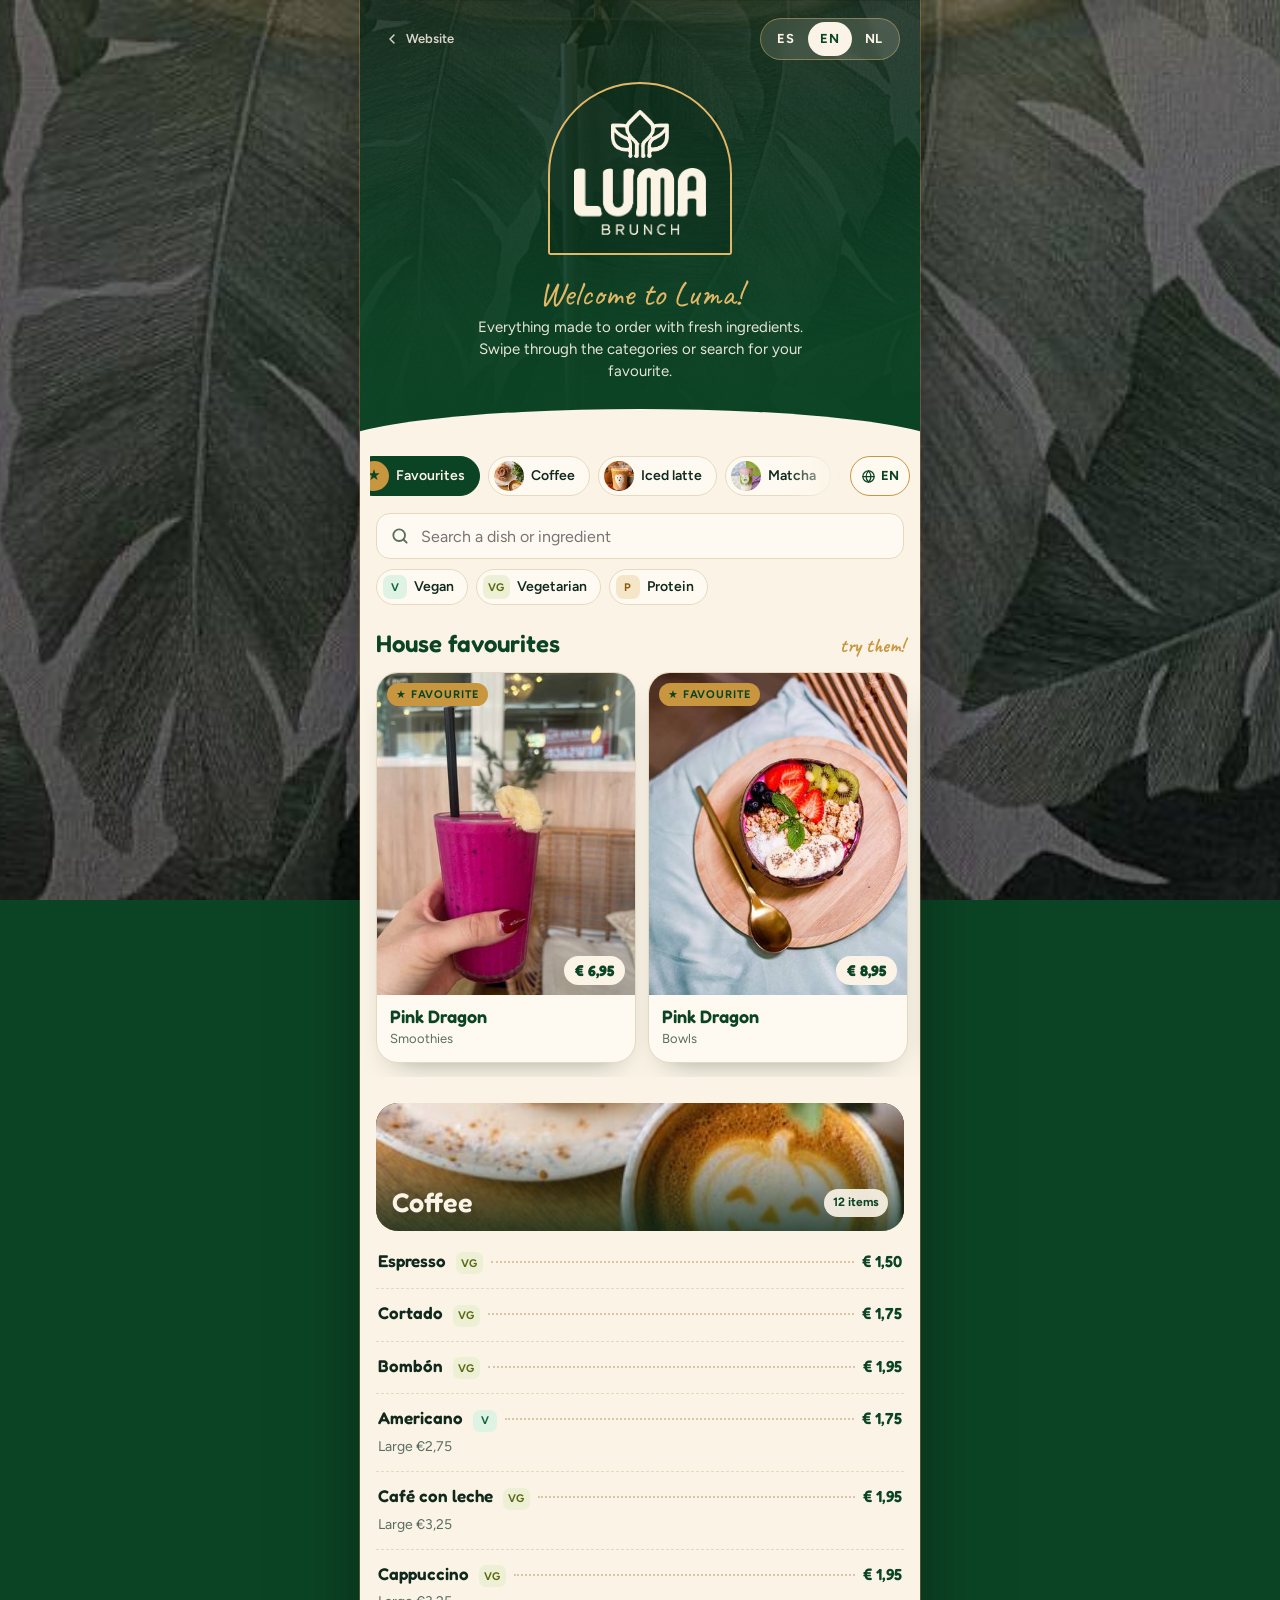
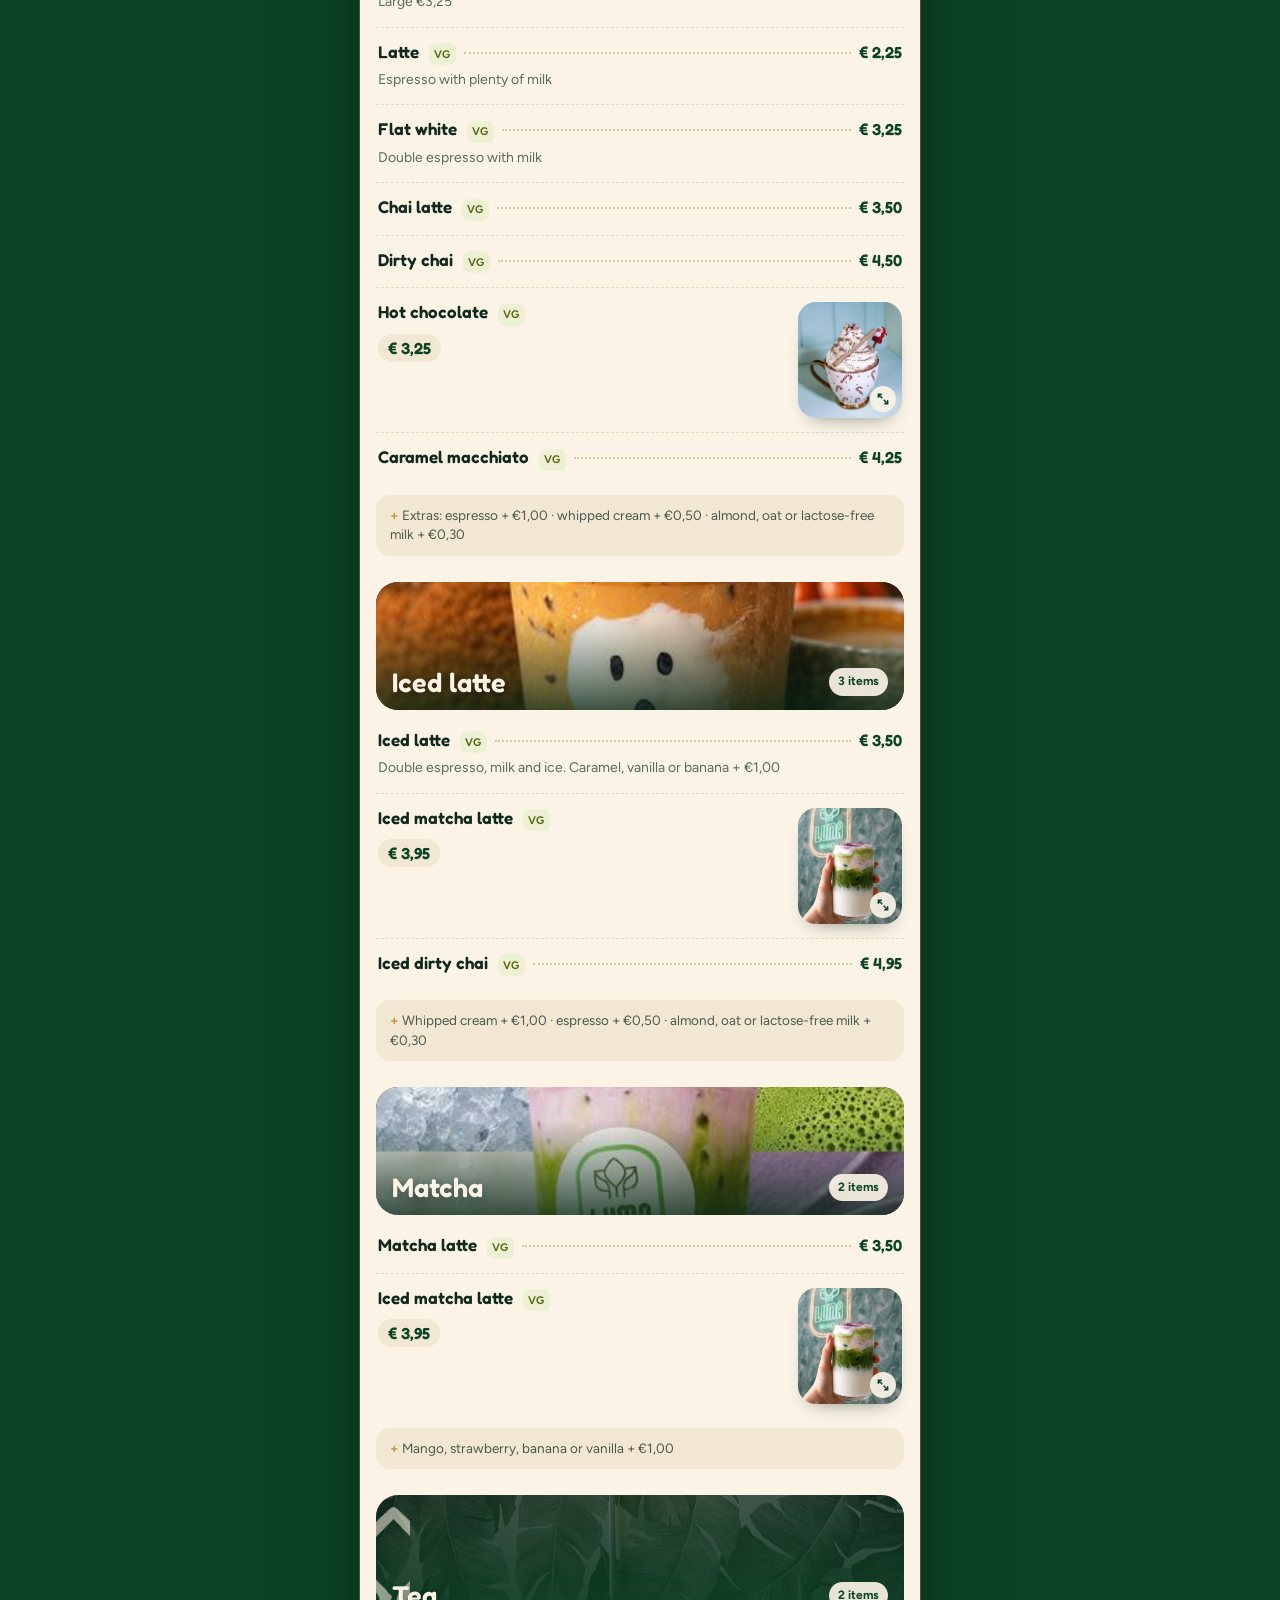
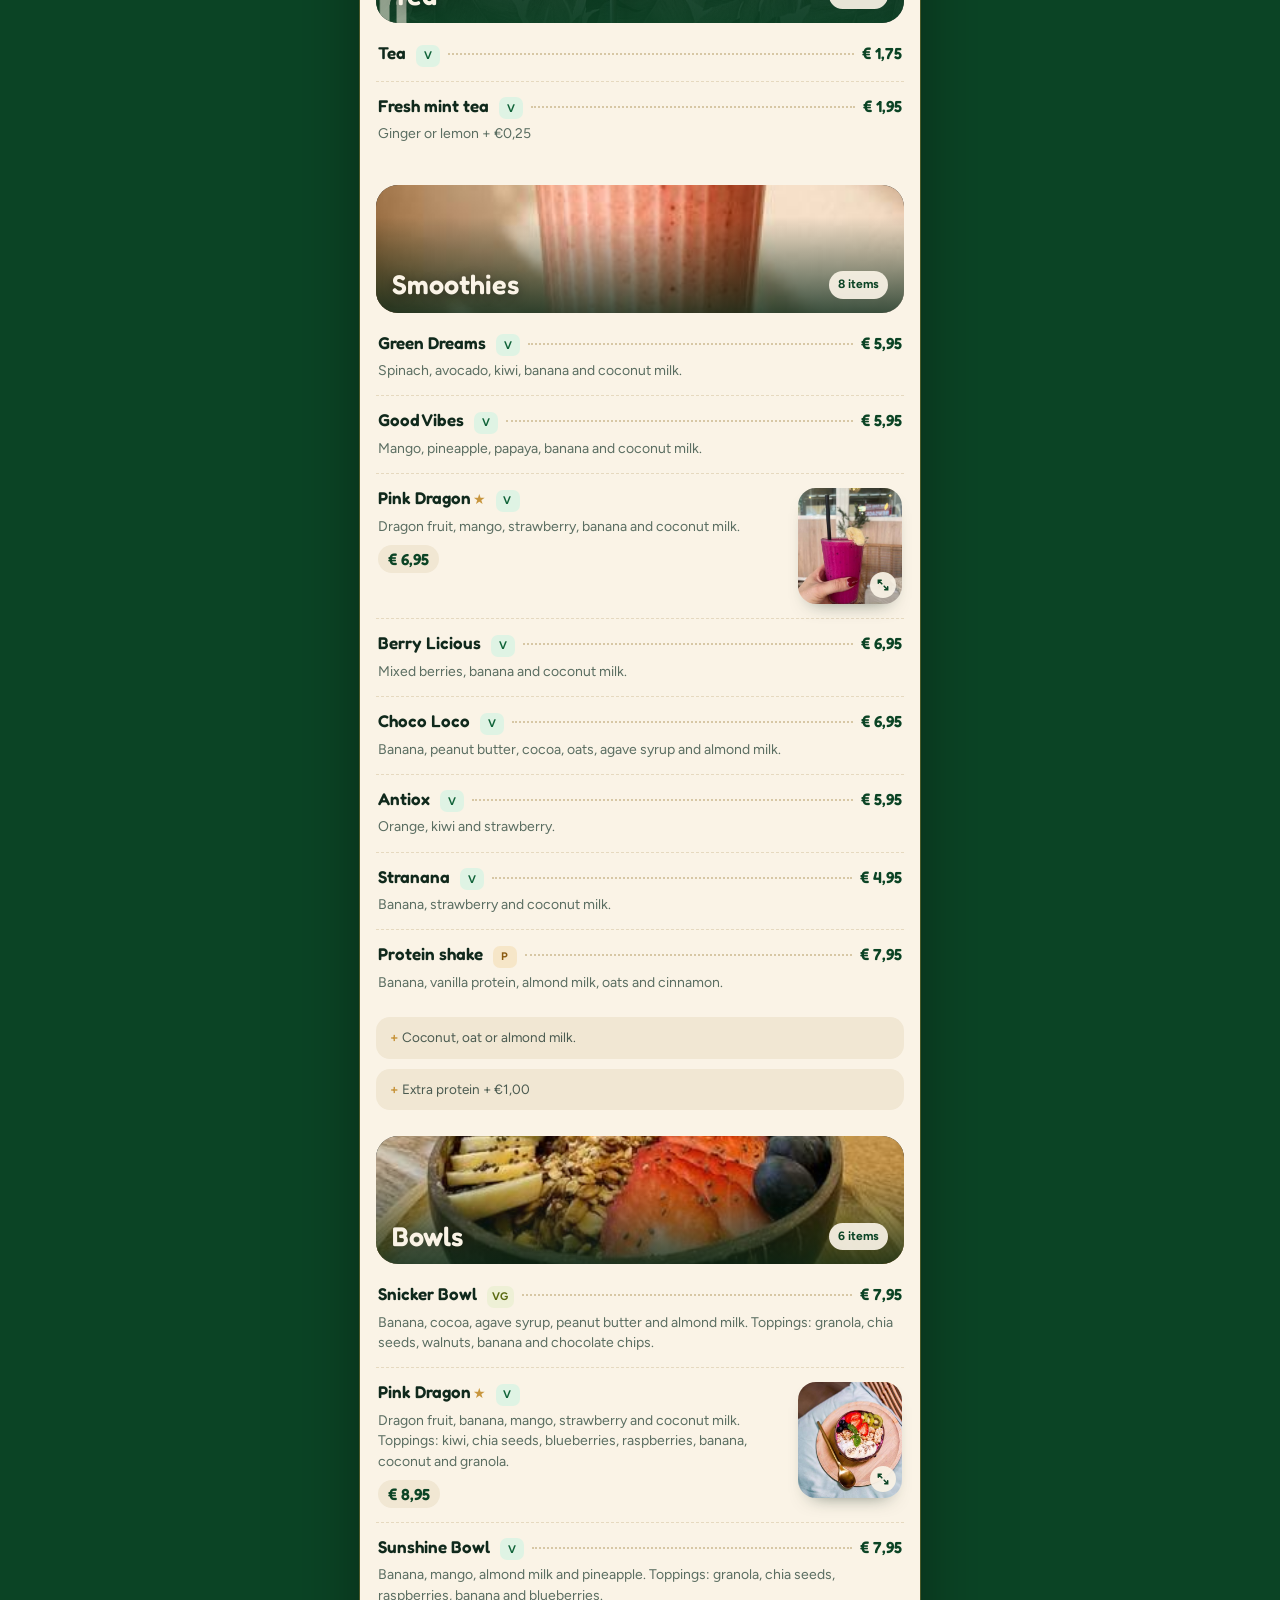
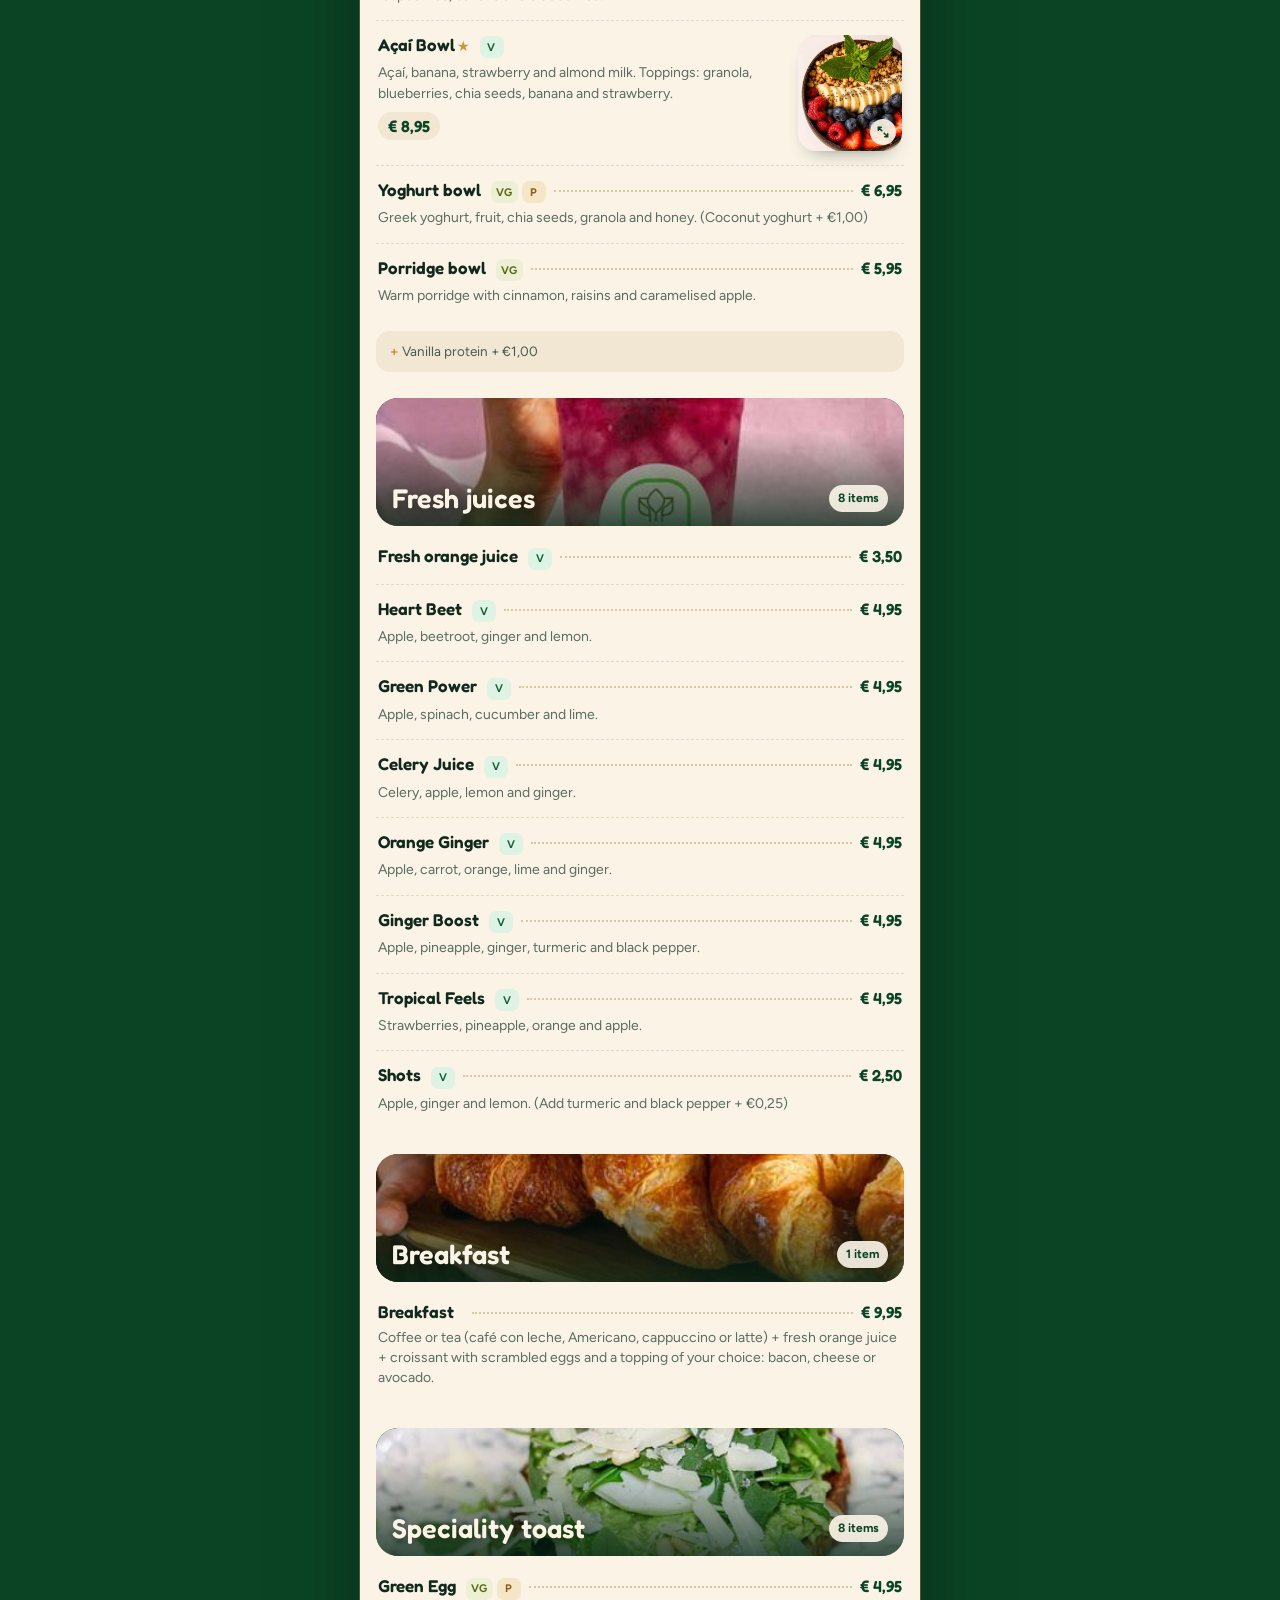
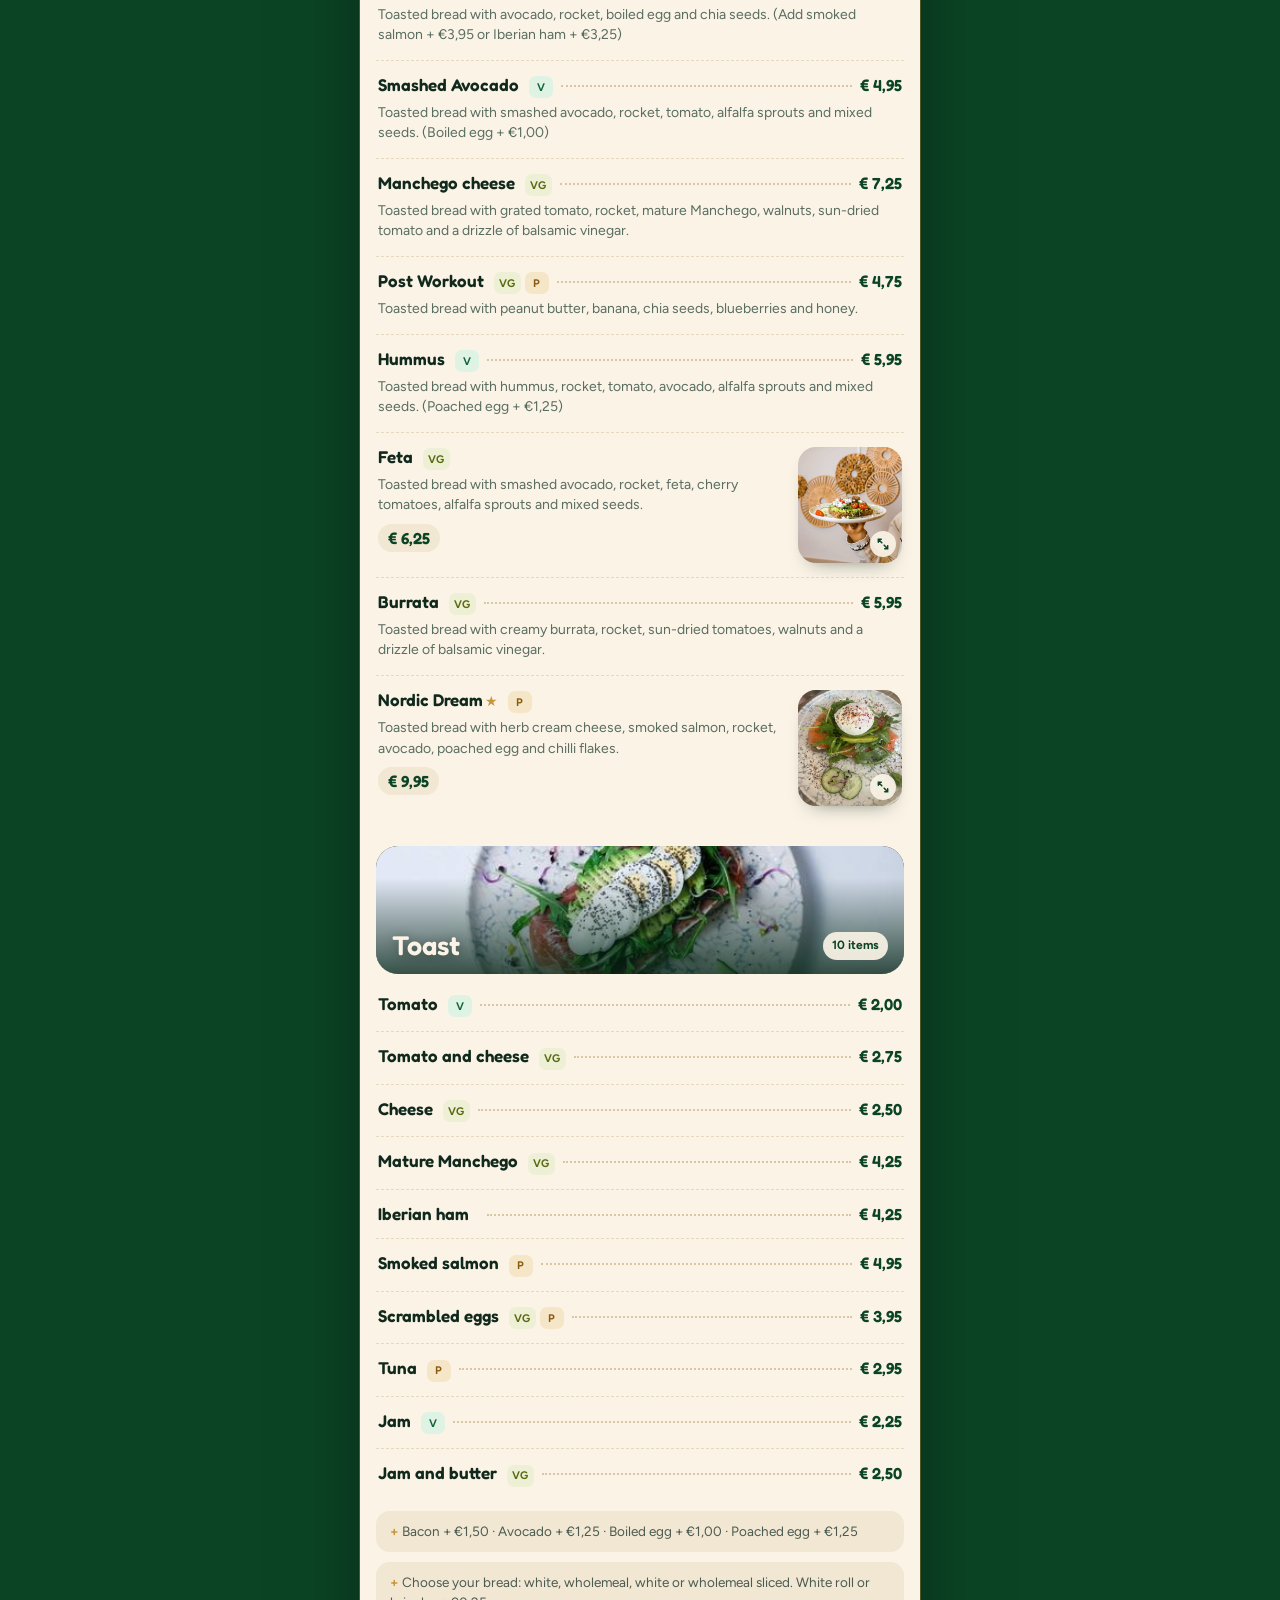
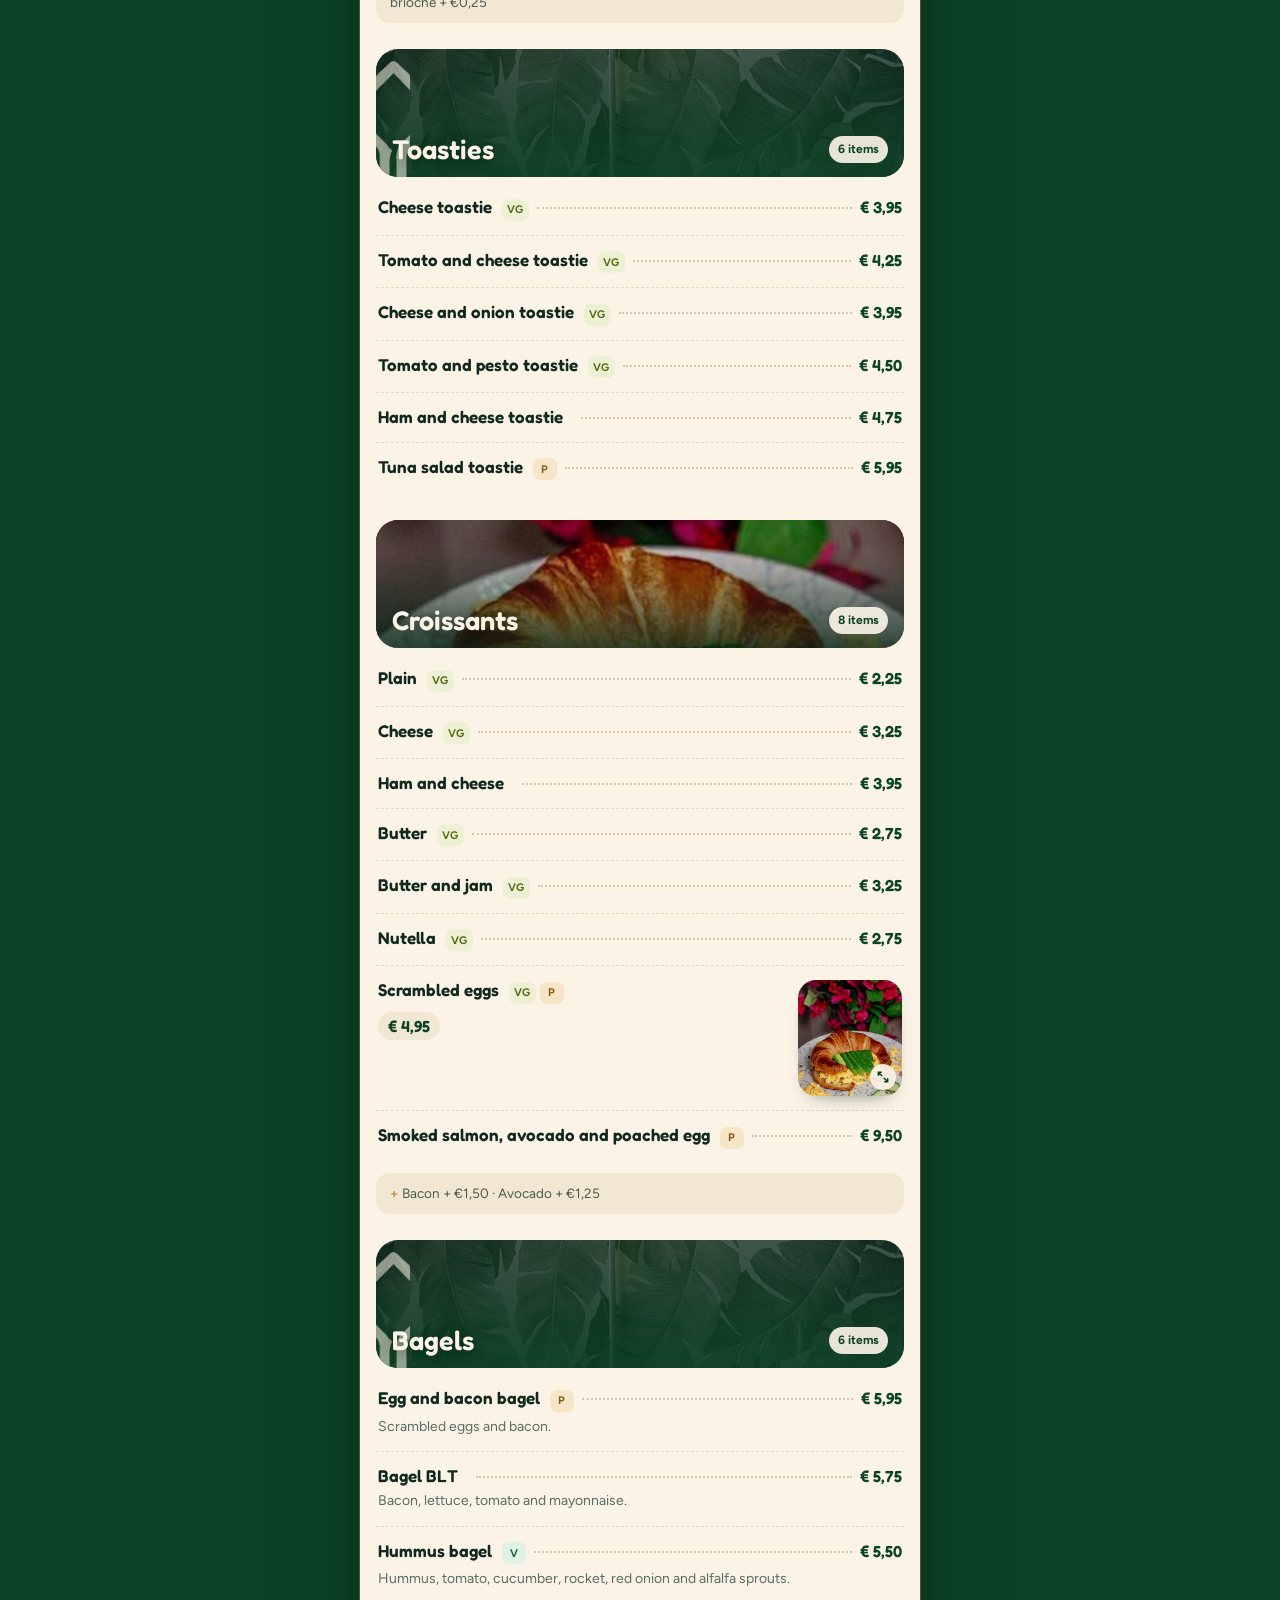
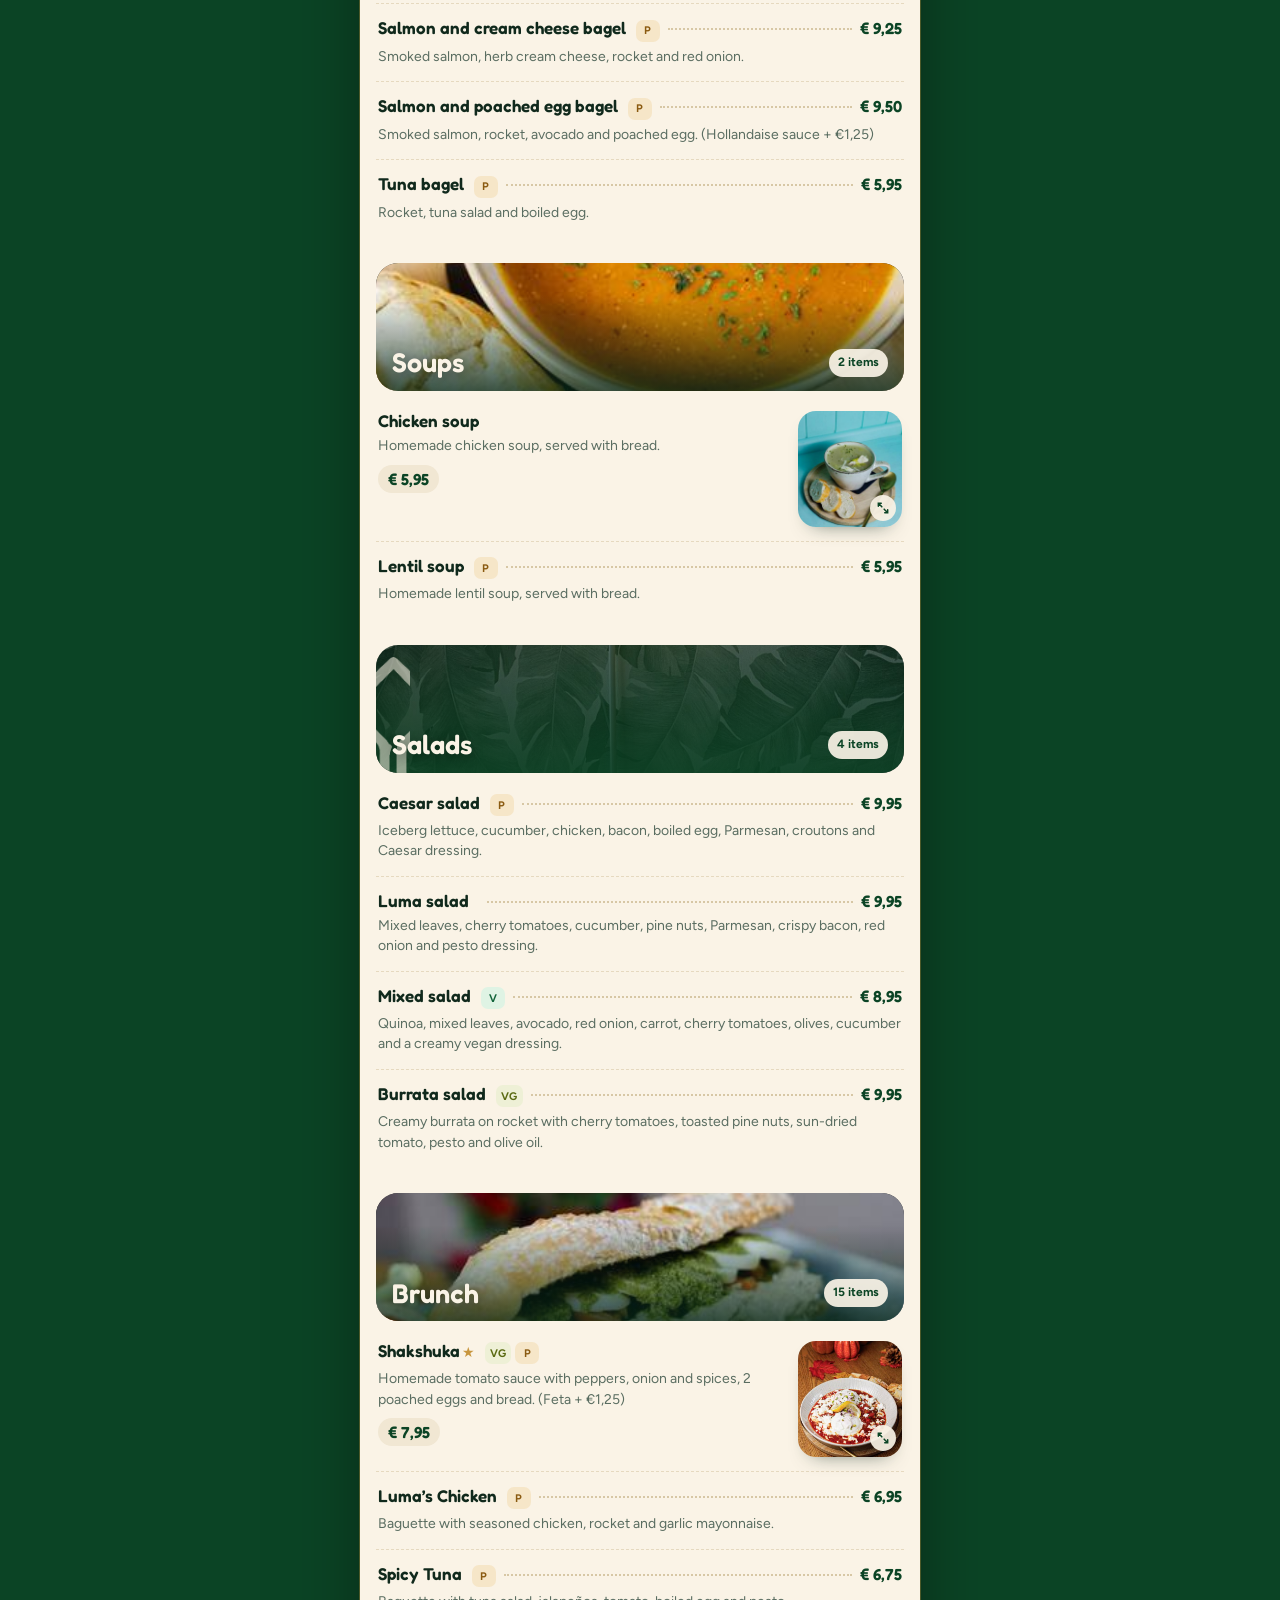
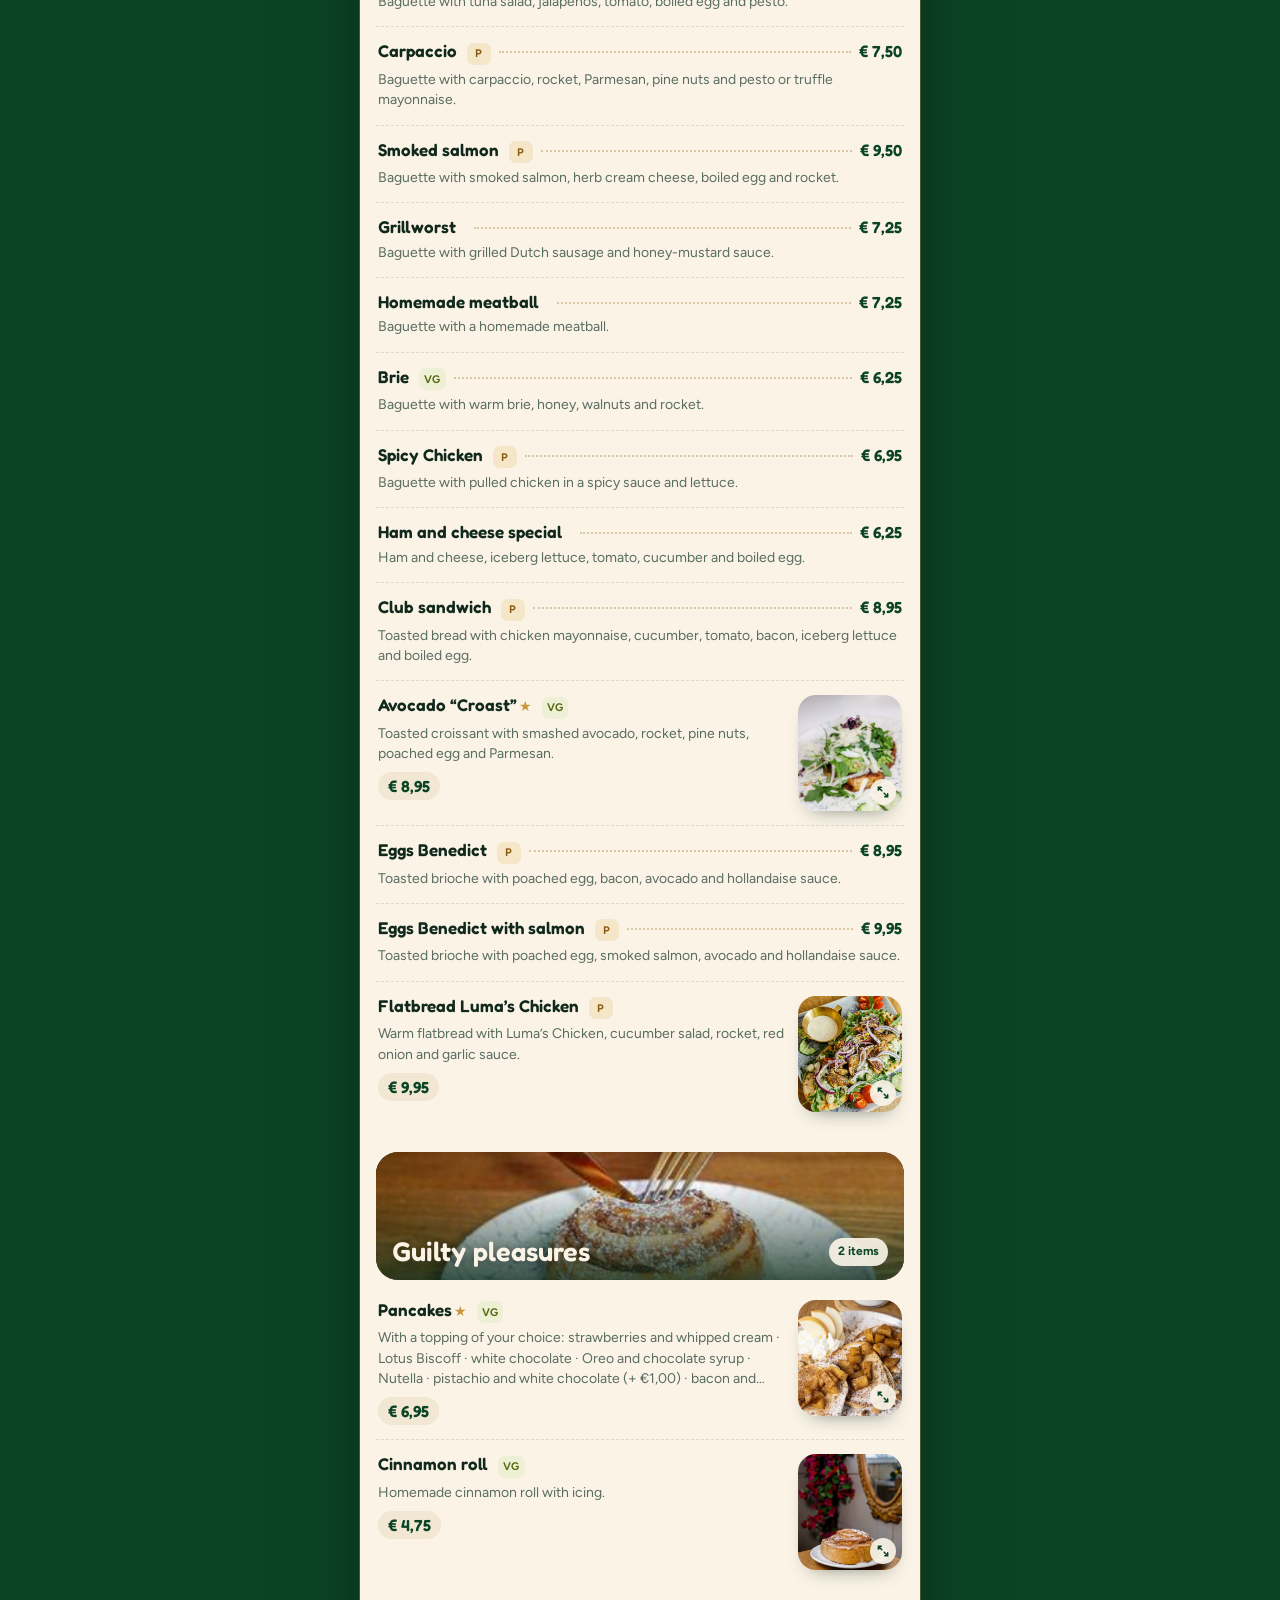
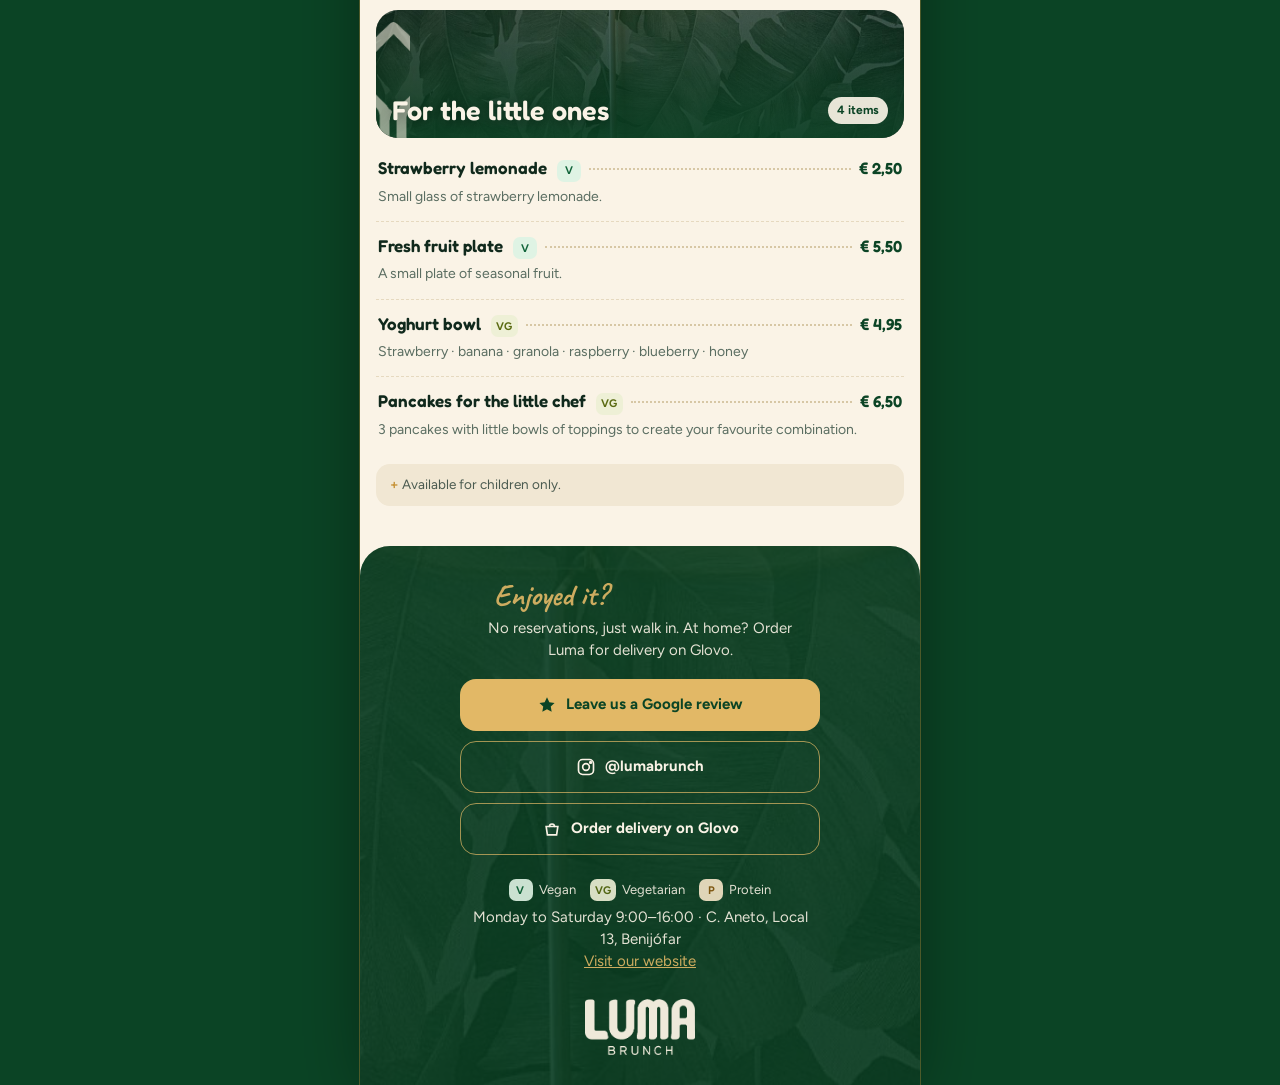
<file: menu/index.html>
<!doctype html>
<html lang="es">
<head>
<meta charset="utf-8">
<meta name="viewport" content="width=device-width, initial-scale=1, viewport-fit=cover">
<title>La carta · Luma Brunch</title>
<meta name="description" content="La carta de Luma Brunch en Benijófar: smoothies, bowls, zumos, tostadas, brunch y specialty coffee.">
<meta name="theme-color" content="#0b4425">
<meta name="robots" content="noindex">
<link rel="icon" href="../assets/img/favicon.png">
<link rel="apple-touch-icon" href="../assets/img/apple-touch-icon.png">
<link rel="preconnect" href="https://fonts.googleapis.com">
<link rel="preconnect" href="https://fonts.gstatic.com" crossorigin>
<link rel="stylesheet" href="https://fonts.googleapis.com/css2?family=Fredoka:wght@500;600;700&family=Figtree:wght@400;500;600;700&family=Caveat:wght@600;700&display=swap">
<style>
/* Mobiele menukaart voor de QR-code op tafel.
   Inhoud komt uit ../assets/menu.js (zelfde bron als de homepage), foto's uit ../assets/img/fotos/.
   Welke foto bij welk gerecht hoort: ITEM_PHOTOS en CAT_PHOTOS onderaan. */
:root{
  --green:#0b4425;--green-2:#14583a;--green-3:#1d6b47;
  --gold:#c8963e;--gold-2:#e2b866;
  --cream:#faf3e6;--paper:#fffaf1;--chip:#f1e7d3;--line:#e6d9bf;
  --ink:#10291c;--muted:#5a6d61;
  --mint:#3fe0a0;
  --f-display:"Fredoka",ui-rounded,system-ui,sans-serif;
  --f-body:"Figtree","Segoe UI",system-ui,-apple-system,sans-serif;
  --f-hand:"Caveat","Segoe Print",cursive;
  --bar:58px;
  color-scheme:light;
}
*{box-sizing:border-box}
[hidden]{display:none!important}
html{scroll-behavior:smooth;-webkit-text-size-adjust:100%}
body{margin:0;background:var(--cream);color:var(--ink);font:16px/1.45 var(--f-body);-webkit-font-smoothing:antialiased;overflow-x:hidden}
img{display:block;max-width:100%}
button{font:inherit;color:inherit;background:none;border:0;padding:0;cursor:pointer;-webkit-tap-highlight-color:transparent}
a{color:inherit}
.wrap{max-width:560px;margin:0 auto;background:var(--cream);min-height:100vh;position:relative}
@media (min-width:620px){
  body{background:var(--green) url(../assets/img/leaves.jpg) center/cover fixed}
  .wrap{box-shadow:0 0 0 1px rgba(200,150,62,.35),0 30px 80px -20px rgba(0,0,0,.55)}
}

/* ---------- hero ---------- */
.hero{position:relative;color:var(--cream);text-align:center;padding:calc(18px + env(safe-area-inset-top)) 20px 64px;
  background:linear-gradient(180deg,rgba(6,38,22,.55),rgba(11,68,37,.88) 70%,var(--green)),url(../assets/img/leaves.jpg) center/cover;overflow:hidden}
.hero-top{display:flex;justify-content:space-between;align-items:center;gap:12px}
.home{display:inline-flex;align-items:center;gap:6px;font-size:13px;font-weight:600;text-decoration:none;opacity:.85;padding:8px 4px}
.home svg{width:16px;height:16px}
.seg{display:inline-flex;background:rgba(250,243,230,.14);border:1px solid rgba(226,184,102,.45);border-radius:999px;padding:3px;backdrop-filter:blur(6px);-webkit-backdrop-filter:blur(6px)}
.seg button{min-width:44px;height:34px;border-radius:999px;font-weight:700;font-size:13px;letter-spacing:.06em;color:var(--cream)}
.seg button[aria-pressed="true"]{background:var(--cream);color:var(--green)}
.arch{width:184px;margin:22px auto 0;padding:26px 22px 18px;border:2px solid var(--gold-2);border-radius:999px 999px 26px 26px;background:rgba(6,38,22,.35)}
.arch .mark{width:58px;height:auto;margin:0 auto 10px}
.arch .word{width:132px;height:auto;margin:0 auto}
.hello{font-family:var(--f-hand);font-size:34px;line-height:1;margin:22px 0 6px;color:var(--gold-2)}
.lede{max-width:330px;margin:0 auto;font-size:15px;opacity:.92}
.hero::after{content:"";position:absolute;left:-5%;right:-5%;bottom:-1px;height:38px;background:var(--cream);border-radius:50% 50% 0 0/100% 100% 0 0}

/* ---------- sticky tabs ---------- */
.bar{position:sticky;top:0;z-index:20;background:rgba(250,243,230,.94);backdrop-filter:saturate(1.4) blur(10px);-webkit-backdrop-filter:saturate(1.4) blur(10px);
  border-bottom:1px solid transparent;transition:border-color .2s,box-shadow .2s}
.bar.stuck{border-color:var(--line);box-shadow:0 8px 20px -16px rgba(16,41,28,.5)}
.bar-in{display:flex;align-items:center;gap:6px;padding:8px 0 8px 10px;}
.bar-mark{flex:none;width:30px;height:30px;display:grid;place-items:center;border-radius:50%;background:var(--green);opacity:0;width:0;margin-right:-6px;overflow:hidden;transition:all .25s}
.bar.stuck .bar-mark{opacity:1;width:30px;margin-right:0}
.bar-mark img{width:19px;height:auto}
.tabs{flex:1;display:flex;gap:8px;overflow-x:auto;scroll-snap-type:x proximity;scrollbar-width:none;padding:2px 10px 2px 2px;-webkit-mask:linear-gradient(90deg,#000 88%,transparent);mask:linear-gradient(90deg,#000 88%,transparent)}
.tabs::-webkit-scrollbar{display:none}
.tab{flex:none;scroll-snap-align:start;display:inline-flex;align-items:center;gap:7px;height:40px;padding:0 14px 0 5px;border-radius:999px;background:var(--paper);border:1px solid var(--line);
  font-weight:600;font-size:14px;white-space:nowrap;transition:background .2s,color .2s,border-color .2s}
.tab.noimg{padding-left:14px}
.tab img{width:30px;height:30px;border-radius:50%;object-fit:cover}
.tab .ic{width:30px;height:30px;border-radius:50%;display:grid;place-items:center;background:var(--chip);color:var(--gold);font-size:15px}
.tab[aria-current="true"]{background:var(--green);border-color:var(--green);color:var(--cream)}
.tab[aria-current="true"] .ic{background:var(--gold);color:var(--green)}
.langbtn{flex:none;margin-right:10px;height:40px;min-width:48px;padding:0 10px;border-radius:999px;border:1px solid var(--gold);color:var(--green);font-weight:700;font-size:13px;display:inline-flex;align-items:center;gap:5px;background:var(--paper)}
.langbtn svg{width:15px;height:15px}

/* ---------- tools (search + filters) ---------- */
.tools{padding:6px 16px 4px}
.search{position:relative;display:block}
.search input{width:100%;height:46px;border-radius:14px;border:1px solid var(--line);background:var(--paper);padding:0 42px 0 44px;font:inherit;font-size:16px;color:var(--ink);outline:none}
.search input:focus{border-color:var(--gold);box-shadow:0 0 0 3px rgba(200,150,62,.18)}
.search .lens{position:absolute;left:14px;top:13px;width:20px;height:20px;color:var(--muted)}
.search .clear{position:absolute;right:6px;top:5px;width:36px;height:36px;border-radius:50%;color:var(--muted);font-size:20px}
.filters{display:flex;gap:8px;margin-top:10px;overflow-x:auto;scrollbar-width:none}
.filters::-webkit-scrollbar{display:none}
.fchip{flex:none;height:36px;padding:0 13px 0 6px;border-radius:999px;border:1px solid var(--line);background:var(--paper);font-size:14px;font-weight:600;display:inline-flex;align-items:center;gap:7px}
.fchip[aria-pressed="true"]{background:var(--green-2);border-color:var(--green-2);color:var(--cream)}

/* badges */
.b{display:inline-grid;place-items:center;min-width:24px;height:22px;padding:0 5px;border-radius:7px;font:700 11px/1 var(--f-body);letter-spacing:.03em;vertical-align:2px}
.b-v{background:#dff3e4;color:#11643a}
.b-vg{background:#eef0d6;color:#5a6a12}
.b-p{background:#f6e6c8;color:#8a5a10}
.fchip .b{height:24px}
.fchip[aria-pressed="true"] .b{background:var(--cream)}

/* ---------- favourites ---------- */
.sec-h{display:flex;align-items:baseline;justify-content:space-between;gap:10px;padding:0 16px;margin:22px 0 10px}
.sec-h h2{margin:0;font:600 24px/1.1 var(--f-display);color:var(--green)}
.sec-h .hand{font:700 20px/1 var(--f-hand);color:var(--gold)}
.favs{display:flex;gap:12px;overflow-x:auto;scroll-snap-type:x mandatory;padding:4px 16px 14px;scrollbar-width:none}
.favs::-webkit-scrollbar{display:none}
.fav{flex:none;width:64%;max-width:260px;scroll-snap-align:center;text-align:left;border-radius:22px;overflow:hidden;background:var(--paper);box-shadow:0 14px 30px -20px rgba(16,41,28,.55);border:1px solid var(--line)}
.fav .ph{position:relative;aspect-ratio:4/5;overflow:hidden}
.fav .ph img{width:100%;height:100%;object-fit:cover;transition:transform .4s}
.fav:active .ph img{transform:scale(1.04)}
.fav .star{position:absolute;top:10px;left:10px;background:var(--gold);color:var(--green);font:700 11px/1 var(--f-body);letter-spacing:.08em;text-transform:uppercase;padding:6px 9px;border-radius:999px}
.fav .pr{position:absolute;right:10px;bottom:10px;background:var(--cream);color:var(--green);font:700 15px/1 var(--f-display);padding:7px 11px;border-radius:999px}
.fav .tx{padding:11px 13px 13px}
.fav .nm{font:600 18px/1.15 var(--f-display);color:var(--green)}
.fav .ct{font-size:13px;color:var(--muted);margin-top:3px}

/* ---------- categories ---------- */
.cat{scroll-margin-top:calc(var(--bar) + 6px);padding:0 16px;margin-top:26px}
.banner{position:relative;height:128px;border-radius:22px;overflow:hidden;display:flex;align-items:flex-end;padding:14px 16px;color:var(--cream);
  background:var(--green) url(../assets/img/leaves.jpg) center/cover}
.banner img{position:absolute;inset:0;width:100%;height:100%;object-fit:cover}
.banner::before{content:"";position:absolute;inset:0;background:linear-gradient(180deg,rgba(6,38,22,0) 25%,rgba(6,38,22,.78));z-index:1}
.banner.leaf::before{background:linear-gradient(180deg,rgba(11,68,37,.35),rgba(11,68,37,.85))}
.banner h2{position:relative;z-index:2;margin:0;font:600 27px/1.05 var(--f-display);text-shadow:0 2px 12px rgba(0,0,0,.35)}
.banner .n{position:relative;z-index:2;margin-left:auto;font-size:12px;font-weight:700;background:rgba(250,243,230,.92);color:var(--green);border-radius:999px;padding:5px 9px}
.banner.leaf .mk{position:absolute;right:14px;top:12px;width:34px;opacity:.55;z-index:2}
.items{margin-top:6px}
.item{display:flex;gap:14px;align-items:flex-start;width:100%;text-align:left;padding:14px 2px;border-bottom:1px dashed var(--line)}
.item:last-child{border-bottom:0}
.item .tx{flex:1;min-width:0}
.item .row{display:flex;align-items:baseline;gap:8px}
.item .nm{font:600 17px/1.2 var(--f-display);color:var(--ink)}
.item .badges{display:inline-flex;gap:4px;margin-left:2px}
.item .dots{flex:1;border-bottom:2px dotted #d7c7a5;transform:translateY(-4px);min-width:12px}
.item .p{font:600 16px/1 var(--f-display);color:var(--green);white-space:nowrap}
.item .d{margin:5px 0 0;font-size:14px;color:var(--muted)}
.item.ph .row{flex-wrap:wrap;gap:4px 8px}
.item.ph .dots{display:none}
.item.ph .p{display:inline-block;margin-top:8px;background:var(--chip);padding:6px 10px;border-radius:999px}
.item.ph .d{display:-webkit-box;-webkit-line-clamp:3;-webkit-box-orient:vertical;overflow:hidden}
.item .thumb{flex:none;position:relative;width:104px;height:116px;border-radius:18px;overflow:hidden;box-shadow:0 10px 20px -14px rgba(16,41,28,.7)}
.item .thumb img{width:100%;height:100%;object-fit:cover}
.item .thumb .zoom{position:absolute;right:6px;bottom:6px;width:26px;height:26px;border-radius:50%;background:rgba(250,243,230,.92);color:var(--green);display:grid;place-items:center}
.item .thumb .zoom svg{width:14px;height:14px}
.item .fv{display:inline-block;color:var(--gold);font-size:14px;margin-left:2px}
.note{margin:10px 0 0;padding:11px 14px;border-radius:14px;background:var(--chip);font-size:13.5px;color:#4b5b50}
.note::before{content:"+ ";font-weight:700;color:var(--gold)}
.empty{text-align:center;padding:40px 24px;color:var(--muted)}
.empty b{display:block;font:600 20px var(--f-display);color:var(--green);margin-bottom:4px}

/* ---------- footer ---------- */
.foot{margin-top:40px;padding:34px 20px calc(30px + env(safe-area-inset-bottom));background:var(--green);color:var(--cream);text-align:center;border-radius:30px 30px 0 0;position:relative;overflow:hidden}
.foot::before{content:"";position:absolute;inset:0;background:url(../assets/img/leaves.jpg) center/cover;opacity:.18}
.foot>*{position:relative}
.foot .hand{font:700 30px/1 var(--f-hand);color:var(--gold-2);margin:0 0 8px}
.foot p{margin:0 auto 18px;max-width:340px;font-size:15px;opacity:.9}
.btns{display:grid;gap:10px;max-width:360px;margin:0 auto}
.btn{display:flex;align-items:center;justify-content:center;gap:9px;height:52px;border-radius:16px;font-weight:700;text-decoration:none;font-size:15px}
.btn svg{width:20px;height:20px}
.btn-gold{background:var(--gold-2);color:var(--green)}
.btn-line{border:1.5px solid rgba(226,184,102,.7);color:var(--cream)}
.legend{display:flex;justify-content:center;flex-wrap:wrap;gap:8px 14px;margin:24px 0 6px;font-size:13px;opacity:.9}
.legend span{display:inline-flex;align-items:center;gap:6px}
.small{font-size:12.5px;opacity:.7;margin-top:14px}
.small a{color:var(--gold-2)}
.foot .word{width:110px;height:auto;margin:26px auto 0;opacity:.95}

/* ---------- bottom sheets ---------- */
.scrim{position:fixed;inset:0;z-index:50;background:rgba(6,30,18,.55);opacity:0;pointer-events:none;transition:opacity .25s}
.scrim.on{opacity:1;pointer-events:auto}
.sheet{position:fixed;left:0;right:0;bottom:0;z-index:60;max-width:560px;margin:0 auto;background:var(--paper);border-radius:28px 28px 0 0;transform:translateY(105%);transition:transform .32s cubic-bezier(.2,.8,.2,1);
  max-height:92vh;overflow:auto;padding-bottom:env(safe-area-inset-bottom);box-shadow:0 -20px 50px -20px rgba(0,0,0,.5)}
.sheet.on{transform:none}
.sheet .grab{position:sticky;top:0;height:0;z-index:3}
.sheet .grab::before{content:"";position:absolute;left:50%;top:9px;width:44px;height:5px;border-radius:9px;background:rgba(255,255,255,.85);transform:translateX(-50%);box-shadow:0 1px 4px rgba(0,0,0,.25)}
.sheet .x{position:absolute;top:12px;right:12px;z-index:4;width:40px;height:40px;border-radius:50%;background:rgba(250,243,230,.95);color:var(--green);display:grid;place-items:center;box-shadow:0 4px 12px -4px rgba(0,0,0,.4)}
.sheet .x svg{width:18px;height:18px}
.sheet .big{aspect-ratio:4/4.2;width:100%;object-fit:cover;border-radius:28px 28px 0 0}
.sheet .body{padding:18px 20px 26px}
.sheet .cat-l{font:700 12px/1 var(--f-body);letter-spacing:.12em;text-transform:uppercase;color:var(--gold)}
.sheet h3{margin:8px 0 6px;font:600 28px/1.1 var(--f-display);color:var(--green)}
.sheet .d{margin:0;color:var(--muted);font-size:15.5px}
.sheet .foot-row{display:flex;align-items:center;justify-content:space-between;margin-top:18px;gap:12px}
.sheet .price{font:600 26px/1 var(--f-display);color:var(--green)}
.sheet .tags{display:flex;gap:6px;flex-wrap:wrap}
.sheet .tags .b{height:26px;padding:0 9px;font-size:12px}
.lang-sheet .body{padding:26px 20px 28px}
.lang-sheet h3{margin-top:0}
.lang-opt{display:flex;align-items:center;gap:14px;width:100%;padding:15px 16px;border-radius:16px;border:1px solid var(--line);margin-top:10px;font-size:17px;font-weight:600;text-align:left}
.lang-opt .code{width:40px;height:40px;border-radius:50%;background:var(--chip);display:grid;place-items:center;font-weight:700;font-size:13px;color:var(--green)}
.lang-opt[aria-pressed="true"]{border-color:var(--green);background:#eef5ef}
.lang-opt[aria-pressed="true"] .code{background:var(--green);color:var(--cream)}
.lang-opt .ok{margin-left:auto;color:var(--green);opacity:0}
.lang-opt[aria-pressed="true"] .ok{opacity:1}
body.lock{overflow:hidden}

.totop{position:fixed;right:16px;bottom:calc(18px + env(safe-area-inset-bottom));z-index:30;width:48px;height:48px;border-radius:50%;background:var(--green);color:var(--cream);display:grid;place-items:center;
  box-shadow:0 10px 24px -10px rgba(0,0,0,.6);opacity:0;transform:translateY(12px);pointer-events:none;transition:all .25s}
.totop.on{opacity:1;transform:none;pointer-events:auto}
.totop svg{width:20px;height:20px}
@media (min-width:620px){.totop{right:calc(50% - 280px + 16px)}}
@media (prefers-reduced-motion:reduce){html{scroll-behavior:auto}*{transition:none!important}}
</style>
</head>
<body>
<div class="wrap">
  <header class="hero">
    <div class="hero-top">
      <a class="home" href="../"><svg viewBox="0 0 24 24" fill="none" stroke="currentColor" stroke-width="2.2" stroke-linecap="round" stroke-linejoin="round"><path d="M15 18l-6-6 6-6"/></svg><span data-t="home">Web</span></a>
      <div class="seg" role="group" aria-label="Idioma · Language · Taal">
        <button type="button" data-lang="es">ES</button><button type="button" data-lang="en">EN</button><button type="button" data-lang="nl">NL</button>
      </div>
    </div>
    <div class="arch">
      <img class="mark" src="../assets/img/mark-cream.png" alt="" width="350" height="289">
      <img class="word" src="../assets/img/wordmark-cream.png" alt="LUMA Brunch" width="542" height="276">
    </div>
    <p class="hello" data-t="hello">¡Bienvenido a Luma!</p>
    <p class="lede" data-t="lede">Todo preparado al momento, con ingredientes frescos.</p>
  </header>

  <nav class="bar" id="bar" aria-label="Categorías">
    <div class="bar-in">
      <span class="bar-mark" aria-hidden="true"><img src="../assets/img/mark-cream.png" alt=""></span>
      <div class="tabs" id="tabs"></div>
      <button class="langbtn" id="langbtn" type="button" aria-haspopup="dialog"><svg viewBox="0 0 24 24" fill="none" stroke="currentColor" stroke-width="2" stroke-linecap="round"><circle cx="12" cy="12" r="9"/><path d="M3 12h18M12 3c2.5 2.6 3.8 5.6 3.8 9s-1.3 6.4-3.8 9M12 3c-2.5 2.6-3.8 5.6-3.8 9s1.3 6.4 3.8 9"/></svg><span id="langcode">ES</span></button>
    </div>
  </nav>

  <div class="tools">
    <label class="search">
      <svg class="lens" viewBox="0 0 24 24" fill="none" stroke="currentColor" stroke-width="2.2" stroke-linecap="round"><circle cx="11" cy="11" r="7"/><path d="M20 20l-3.5-3.5"/></svg>
      <input id="q" type="search" autocomplete="off" enterkeyhint="search" placeholder="Buscar">
      <button class="clear" id="qclear" type="button" aria-label="×" hidden>×</button>
    </label>
    <div class="filters" id="filters"></div>
  </div>

  <main id="main"></main>

  <footer class="foot">
    <p class="hand" data-t="f_hand">¿Te ha gustado?</p>
    <p data-t="f_text">Sin reservas: entra cuando quieras. ¿En casa? Pide Luma a domicilio con Glovo.</p>
    <div class="btns">
      <a class="btn btn-gold" href="https://search.google.com/local/writereview?placeid=ChIJ2-4PcumvYw0Rr5madXjKqjQ" target="_blank" rel="noopener"><svg viewBox="0 0 24 24" fill="currentColor"><path d="M12 2.8l2.8 5.8 6.3.9-4.6 4.4 1.1 6.3L12 17.2l-5.6 3 1.1-6.3L2.9 9.5l6.3-.9z"/></svg><span data-t="f_review">Déjanos una reseña en Google</span></a>
      <a class="btn btn-line" href="https://www.instagram.com/lumabrunch/" target="_blank" rel="noopener"><svg viewBox="0 0 24 24" fill="none" stroke="currentColor" stroke-width="2"><rect x="3" y="3" width="18" height="18" rx="5"/><circle cx="12" cy="12" r="4"/><circle cx="17.5" cy="6.5" r="1" fill="currentColor"/></svg>@lumabrunch</a>
      <a class="btn btn-line" href="https://glovoapp.com/es/es/quesada/luma-quesada" target="_blank" rel="noopener"><svg viewBox="0 0 24 24" fill="none" stroke="currentColor" stroke-width="2" stroke-linecap="round"><path d="M5 9h14l-1.5 10h-11z"/><path d="M9 9a3 3 0 0 1 6 0"/></svg><span data-t="f_glovo">Pide a domicilio en Glovo</span></a>
    </div>
    <div class="legend" id="legend"></div>
    <p class="small"><span data-t="f_hours">Lunes a sábado 9:00–16:00</span> · C. Aneto, Local 13, Benijófar<br><a href="../" data-t="f_site">Visita nuestra web</a></p>
    <img class="word" src="../assets/img/wordmark-cream.png" alt="LUMA Brunch" width="542" height="276">
  </footer>
</div>

<button class="totop" id="totop" type="button" aria-label="↑"><svg viewBox="0 0 24 24" fill="none" stroke="currentColor" stroke-width="2.4" stroke-linecap="round" stroke-linejoin="round"><path d="M6 15l6-6 6 6"/></svg></button>

<div class="scrim" id="scrim"></div>
<section class="sheet" id="dish" role="dialog" aria-modal="true" aria-labelledby="dish-h" hidden>
  <div class="grab"></div>
  <button class="x" type="button" data-close aria-label="×"><svg viewBox="0 0 24 24" fill="none" stroke="currentColor" stroke-width="2.6" stroke-linecap="round"><path d="M6 6l12 12M18 6L6 18"/></svg></button>
  <img class="big" id="dish-img" alt="">
  <div class="body">
    <div class="cat-l" id="dish-cat"></div>
    <h3 id="dish-h"></h3>
    <p class="d" id="dish-d"></p>
    <div class="foot-row"><div class="tags" id="dish-tags"></div><div class="price" id="dish-p"></div></div>
  </div>
</section>
<section class="sheet lang-sheet" id="langsheet" role="dialog" aria-modal="true" aria-labelledby="lang-h" hidden>
  <button class="x" type="button" data-close aria-label="×"><svg viewBox="0 0 24 24" fill="none" stroke="currentColor" stroke-width="2.6" stroke-linecap="round"><path d="M6 6l12 12M18 6L6 18"/></svg></button>
  <div class="body">
    <h3 id="lang-h">Idioma · Language · Taal</h3>
    <button class="lang-opt" type="button" data-lang="es"><span class="code">ES</span>Español<span class="ok">✓</span></button>
    <button class="lang-opt" type="button" data-lang="en"><span class="code">EN</span>English<span class="ok">✓</span></button>
    <button class="lang-opt" type="button" data-lang="nl"><span class="code">NL</span>Nederlands<span class="ok">✓</span></button>
  </div>
</section>

<script src="../assets/menu.js"></script>
<script>
(function(){
"use strict";
const MENU=window.LUMA_MENU||[];
const IMG="../assets/img/fotos/";
const LANGS=["es","en","nl"],L_IDX={es:0,en:1,nl:2};

/* Eigen foto's van Luma per gerecht. Sleutel = categorie-id + ":" + Spaanse naam uit menu.js.
   Alleen gerechten waarvan we echt een foto hebben. Bestandsnaam zonder -s.jpg / .jpg. */
const ITEM_PHOTOS={
  "cafes:Chocolate caliente":"chocolate-navidad",
  "iced:Iced matcha latte":"matcha-neon",
  "matcha:Iced matcha latte":"matcha-neon",
  "smoothies:Pink Dragon":"pink-dragon",
  "bowls:Pink Dragon":"pink-dragon-bowl",
  "bowls:Açaí Bowl":"acai-bowl",
  "tostadas-especiales:Feta":"tostada-feta",
  "tostadas-especiales:Nordic Dream":"nordic-dream",
  "croissants:Huevos revueltos":"croissant-huevo",
  "sopas:Sopa de pollo":"sopa-pollo",
  "brunch:Shakshuka":"shakshuka",
  "brunch:Avocado “Croast”":"avocado-croast",
  "brunch:Flatbread Luma’s Chicken":"flatbread-pollo",
  "dulce:Tortitas":"tortitas-manzana",
  "dulce:Rollo de canela":"cinnamon-roll"
};
/* Sfeerfoto bovenaan elke categorie (geen foto = bladerenbanner). */
/* Optioneel "naam|positie" om de uitsnede te kiezen (CSS object-position). */
const CAT_PHOTOS={cafes:"cinnamon-latte|center 78%",iced:"latte-otono",matcha:"matcha-ube",smoothies:"smoothie-fresa",bowls:"acai-local|center 82%",zumos:"pink-dragon-sip",
  desayuno:"croissants|center 72%","tostadas-especiales":"avocado-croast",tostadas:"tostada-jamon",croissants:"croissant-huevo",sopas:"sopa",brunch:"baguette-atun|center 72%",dulce:"cinnamon-corte|center 70%"};

const T={
es:{title:"La carta · Luma Brunch",home:"Web",hello:"¡Bienvenido a Luma!",lede:"Todo preparado al momento, con ingredientes frescos. Desliza por las categorías o busca tu favorito.",
  search:"Busca un plato o ingrediente",favs:"Favoritos de la casa",favs_hand:"¡pruébalos!",star:"Favorito",item:"plato",items:"platos",
  v:"Vegano",vg:"Vegetariano",p:"Proteína",empty_h:"Nada por aquí",empty:"Prueba con otra palabra o quita un filtro.",
  f_hand:"¿Te ha gustado?",f_text:"Sin reservas: entra cuando quieras. ¿En casa? Pide Luma a domicilio con Glovo.",f_review:"Déjanos una reseña en Google",f_glovo:"Pide a domicilio en Glovo",
  f_hours:"Lunes a sábado 9:00–16:00",f_site:"Visita nuestra web",lang:"Idioma",cats:"Categorías",fav_tab:"Favoritos",tap:"Toca para ver la foto"},
en:{title:"Menu · Luma Brunch",home:"Website",hello:"Welcome to Luma!",lede:"Everything made to order with fresh ingredients. Swipe through the categories or search for your favourite.",
  search:"Search a dish or ingredient",favs:"House favourites",favs_hand:"try them!",star:"Favourite",item:"item",items:"items",
  v:"Vegan",vg:"Vegetarian",p:"Protein",empty_h:"Nothing here",empty:"Try another word or remove a filter.",
  f_hand:"Enjoyed it?",f_text:"No reservations, just walk in. At home? Order Luma for delivery on Glovo.",f_review:"Leave us a Google review",f_glovo:"Order delivery on Glovo",
  f_hours:"Monday to Saturday 9:00–16:00",f_site:"Visit our website",lang:"Language",cats:"Categories",fav_tab:"Favourites",tap:"Tap to see the photo"},
nl:{title:"De kaart · Luma Brunch",home:"Website",hello:"Welkom bij Luma!",lede:"Alles vers voor je bereid met verse ingrediënten. Swipe door de categorieën of zoek je favoriet.",
  search:"Zoek een gerecht of ingrediënt",favs:"Favorieten van het huis",favs_hand:"proef ze!",star:"Favoriet",item:"gerecht",items:"gerechten",
  v:"Vegan",vg:"Vegetarisch",p:"Eiwitrijk",empty_h:"Niets gevonden",empty:"Probeer een ander woord of haal een filter weg.",
  f_hand:"Lekker gegeten?",f_text:"Geen reserveringen: loop gewoon binnen. Thuis? Bestel Luma via Glovo.",f_review:"Laat een Google-review achter",f_glovo:"Bestel via Glovo",
  f_hours:"Maandag t/m zaterdag 9:00–16:00",f_site:"Bekijk onze website",lang:"Taal",cats:"Categorieën",fav_tab:"Favorieten",tap:"Tik om de foto te zien"}
};

/* Taal: ?lang= > eerder gekozen taal > taal van de telefoon > Engels voor andere talen (Spaans voor Catalaans/Galicisch/Baskisch). */
function detectLang(){
  const q=(new URLSearchParams(location.search).get("lang")||"").toLowerCase();
  if(LANGS.includes(q))return q;
  try{const s=localStorage.getItem("luma-lang");if(LANGS.includes(s))return s}catch(e){}
  const list=(navigator.languages&&navigator.languages.length?navigator.languages:[navigator.language||"es"]);
  for(const l of list){const c=String(l||"").slice(0,2).toLowerCase();
    if(LANGS.includes(c))return c;
    if(["ca","gl","eu"].includes(c))return "es";}
  return list.length&&list[0]?"en":"es";
}
let lang=detectLang();
const k=()=>L_IDX[lang];
const esc=s=>String(s).replace(/[&<>"']/g,c=>({"&":"&amp;","<":"&lt;",">":"&gt;",'"':"&quot;","'":"&#39;"}[c]));
const norm=s=>String(s).toLowerCase().normalize("NFD").replace(/[̀-ͯ]/g,"");
const tagsOf=it=>(it[7]||"").split(" ").filter(Boolean);
function badges(tags){const out=[];
  if(tags.includes("v"))out.push('<b class="b b-v" title="'+T[lang].v+'">V</b>');
  else if(tags.includes("vg"))out.push('<b class="b b-vg" title="'+T[lang].vg+'">VG</b>');
  if(tags.includes("p"))out.push('<b class="b b-p" title="'+T[lang].p+'">P</b>');
  return out.join("")}
function badgesLong(tags){const out=[];
  if(tags.includes("v"))out.push('<b class="b b-v">'+T[lang].v+'</b>');
  else if(tags.includes("vg"))out.push('<b class="b b-vg">'+T[lang].vg+'</b>');
  if(tags.includes("p"))out.push('<b class="b b-p">'+T[lang].p+'</b>');
  return out.join("")}
const photoOf=(c,it)=>ITEM_PHOTOS[c.id+":"+it[0]];

const filters=new Set();let query="";
const $=id=>document.getElementById(id);
const main=$("main"),tabs=$("tabs");

function matches(it){
  const tg=tagsOf(it);
  for(const f of filters){if(f==="vg"){if(!(tg.includes("vg")||tg.includes("v")))return false}else if(!tg.includes(f))return false}
  if(query){const hay=norm([it[0],it[1],it[2],it[4],it[5],it[6]].join(" "));if(!norm(query).split(/\s+/).every(w=>hay.includes(w)))return false}
  return true}

function render(){
  const K=k(),t=T[lang];
  document.documentElement.lang=lang;document.title=t.title;
  document.querySelectorAll("[data-t]").forEach(el=>{const v=t[el.dataset.t];if(v!=null)el.textContent=v});
  $("q").placeholder=t.search;$("langcode").textContent=lang.toUpperCase();
  $("bar").setAttribute("aria-label",t.cats);
  document.querySelectorAll("[data-lang]").forEach(b=>b.setAttribute("aria-pressed",String(b.dataset.lang===lang)));
  $("filters").innerHTML=["v","vg","p"].map(f=>'<button class="fchip" type="button" data-f="'+f+'" aria-pressed="'+filters.has(f)+'"><b class="b b-'+f+'">'+f.toUpperCase()+'</b>'+t[f]+'</button>').join("");
  $("legend").innerHTML=["v","vg","p"].map(f=>'<span><b class="b b-'+f+'">'+f.toUpperCase()+'</b>'+t[f]+'</span>').join("");

  let html="",tabHtml="",shown=0;
  const filtering=!!(query||filters.size);
  // favourites carousel
  if(!filtering){
    const favs=[];MENU.forEach(c=>c.i.forEach(it=>{if(tagsOf(it).includes("fav")&&photoOf(c,it))favs.push([c,it])}));
    if(favs.length){
      tabHtml+='<button class="tab" type="button" data-go="favoritos"><span class="ic">★</span>'+esc(t.fav_tab)+'</button>';
      html+='<section class="cat" id="favoritos" style="padding:0;margin-top:14px"><div class="sec-h"><h2>'+esc(t.favs)+'</h2><span class="hand">'+esc(t.favs_hand)+'</span></div><div class="favs">'+
        favs.map(([c,it])=>'<button class="fav" type="button" data-c="'+c.id+'" data-i="'+c.i.indexOf(it)+'"><div class="ph"><img src="'+IMG+photoOf(c,it)+'-s.jpg" alt="'+esc(it[K])+'" loading="lazy"><span class="star">★ '+esc(t.star)+'</span><span class="pr">€ '+it[3]+'</span></div><div class="tx"><div class="nm">'+esc(it[K])+'</div><div class="ct">'+esc(c.t[K])+'</div></div></button>').join("")+
        '</div></section>';
    }
  }
  MENU.forEach(c=>{
    const items=c.i.map((it,i)=>[it,i]).filter(([it])=>matches(it));
    if(!items.length)return;shown+=items.length;
    const [cp,cpos]=(CAT_PHOTOS[c.id]||"").split("|");
    tabHtml+='<button class="tab'+(cp?"":" noimg")+'" type="button" data-go="c-'+c.id+'">'+(cp?'<img src="'+IMG+cp+'-s.jpg" alt="" loading="lazy">':"")+esc(c.t[K])+'</button>';
    html+='<section class="cat" id="c-'+c.id+'"><div class="banner'+(cp?"":" leaf")+'">'+(cp?'<img src="'+IMG+cp+'-s.jpg" alt="" loading="lazy"'+(cpos?' style="object-position:'+cpos+'"':'')+'>':'<img class="mk" src="../assets/img/mark-cream.png" alt="">')+
      '<h2>'+esc(c.t[K])+'</h2><span class="n">'+items.length+' '+esc(items.length===1?t.item:t.items)+'</span></div><div class="items">'+
      items.map(([it,i])=>{const ph=photoOf(c,it),tg=tagsOf(it),fv=tg.includes("fav")?'<span class="fv" title="'+esc(t.star)+'">★</span>':"";
        const desc=it[4+K]?'<p class="d">'+esc(it[4+K])+'</p>':"";
        if(ph)return '<button class="item ph" type="button" data-c="'+c.id+'" data-i="'+i+'" aria-label="'+esc(it[K])+' · '+esc(t.tap)+'"><div class="tx"><div class="row"><span class="nm">'+esc(it[K])+fv+'</span><span class="badges">'+badges(tg)+'</span></div>'+desc+'<span class="p">€ '+it[3]+'</span></div><div class="thumb"><img src="'+IMG+ph+'-s.jpg" alt="" loading="lazy"><span class="zoom"><svg viewBox="0 0 24 24" fill="none" stroke="currentColor" stroke-width="2.6" stroke-linecap="round"><path d="M4 9V4h5M20 15v5h-5M4 4l6 6M20 20l-6-6"/></svg></span></div></button>';
        return '<div class="item"><div class="tx"><div class="row"><span class="nm">'+esc(it[K])+fv+'</span><span class="badges">'+badges(tg)+'</span><span class="dots"></span><span class="p">€ '+it[3]+'</span></div>'+desc+'</div></div>';
      }).join("")+'</div>'+(filtering?"":c.n.map(n=>'<p class="note">'+esc(n[K])+'</p>').join(""))+'</section>';
  });
  if(!shown)html+='<div class="empty"><b>'+esc(t.empty_h)+'</b>'+esc(t.empty)+'</div>';
  main.innerHTML=html;tabs.innerHTML=tabHtml;
  observe();
}

/* ---------- active tab follows the scroll position ---------- */
let current=null;
function setCurrent(id){if(id===current)return;current=id;
  tabs.querySelectorAll(".tab").forEach(b=>{const on=b.dataset.go===id;b.setAttribute("aria-current",String(on));
    if(on){const r=b.offsetLeft-tabs.offsetLeft-12;tabs.scrollTo({left:Math.max(0,r),behavior:"smooth"})}})}
function observe(){current=null;document.documentElement.style.setProperty("--bar",$("bar").offsetHeight+"px");onScroll()}
tabs.addEventListener("click",e=>{const b=e.target.closest(".tab");if(!b)return;
  const el=$(b.dataset.go);if(!el)return;setCurrent(b.dataset.go);
  el.scrollIntoView({behavior:matchMedia("(prefers-reduced-motion: reduce)").matches?"auto":"smooth",block:"start"})});

/* stuck state + back to top */
const bar=$("bar"),totop=$("totop");
function onScroll(){const top=bar.getBoundingClientRect().top;bar.classList.toggle("stuck",top<=0.5);
  totop.classList.toggle("on",window.scrollY>900);
  const secs=main.querySelectorAll(".cat");if(!secs.length)return;
  const y=bar.offsetHeight+20;let best=secs[0].id;for(const s of secs){if(s.getBoundingClientRect().top<=y)best=s.id;else break}
  if((window.innerHeight+window.scrollY)>=document.body.scrollHeight-4)best=secs[secs.length-1].id;
  setCurrent(best)}
let ticking=false;window.addEventListener("scroll",()=>{if(!ticking){ticking=true;requestAnimationFrame(()=>{ticking=false;onScroll()})}},{passive:true});
totop.addEventListener("click",()=>window.scrollTo({top:0,behavior:"smooth"}));

/* ---------- filters & search ---------- */
$("filters").addEventListener("click",e=>{const b=e.target.closest(".fchip");if(!b)return;const f=b.dataset.f;filters.has(f)?filters.delete(f):filters.add(f);render();keepTools()});
let qt;$("q").addEventListener("input",e=>{clearTimeout(qt);qt=setTimeout(()=>{query=e.target.value.trim();$("qclear").hidden=!query;render()},120)});
$("qclear").addEventListener("click",()=>{$("q").value="";query="";$("qclear").hidden=true;render();$("q").focus()});
function keepTools(){const r=document.querySelector(".tools").getBoundingClientRect();if(r.top<0)document.querySelector(".tools").scrollIntoView({block:"start"})}

/* ---------- sheets ---------- */
const scrim=$("scrim");let openSheet=null,lastFocus=null;
function show(sheet){lastFocus=document.activeElement;sheet.hidden=false;requestAnimationFrame(()=>{sheet.classList.add("on");scrim.classList.add("on")});
  document.body.classList.add("lock");openSheet=sheet;setTimeout(()=>{const x=sheet.querySelector("[data-close]");x&&x.focus({preventScroll:true})},80)}
function hide(){if(!openSheet)return;const s=openSheet;openSheet=null;s.classList.remove("on");scrim.classList.remove("on");document.body.classList.remove("lock");
  setTimeout(()=>{s.hidden=true},320);lastFocus&&lastFocus.focus&&lastFocus.focus({preventScroll:true})}
scrim.addEventListener("click",hide);
document.querySelectorAll("[data-close]").forEach(b=>b.addEventListener("click",hide));
document.addEventListener("keydown",e=>{if(e.key==="Escape")hide()});
main.addEventListener("click",e=>{const b=e.target.closest("[data-c][data-i]");if(!b)return;
  const c=MENU.find(x=>x.id===b.dataset.c),it=c&&c.i[+b.dataset.i];if(!it)return;const K=k(),ph=photoOf(c,it);
  const img=$("dish-img");img.hidden=!ph;if(ph){img.src=IMG+ph+".jpg";img.alt=it[K]}
  $("dish-cat").textContent=c.t[K];$("dish-h").textContent=it[K];$("dish-d").textContent=it[4+K]||"";
  $("dish-p").textContent="€ "+it[3];$("dish-tags").innerHTML=badgesLong(tagsOf(it));show($("dish"))});
/* simple swipe-down to close */
document.querySelectorAll(".sheet").forEach(s=>{let y0=null;
  s.addEventListener("touchstart",e=>{y0=s.scrollTop<=0?e.touches[0].clientY:null},{passive:true});
  s.addEventListener("touchmove",e=>{if(y0==null)return;const dy=e.touches[0].clientY-y0;if(dy>0)s.style.transform="translateY("+dy+"px)"},{passive:true});
  s.addEventListener("touchend",e=>{if(y0==null)return;const dy=e.changedTouches[0].clientY-y0;s.style.transform="";y0=null;if(dy>90)hide()})});

/* ---------- language ---------- */
function setLang(l){if(!LANGS.includes(l)||l===lang){hide();return}
  lang=l;try{localStorage.setItem("luma-lang",l)}catch(e){}
  const u=new URL(location.href);u.searchParams.set("lang",l);history.replaceState(null,"",u);
  render();hide()}
document.querySelectorAll("[data-lang]").forEach(b=>b.addEventListener("click",()=>setLang(b.dataset.lang)));
$("langbtn").addEventListener("click",()=>show($("langsheet")));

render();
window.addEventListener("resize",()=>observe());
})();
</script>
</body>
</html>
</file>
